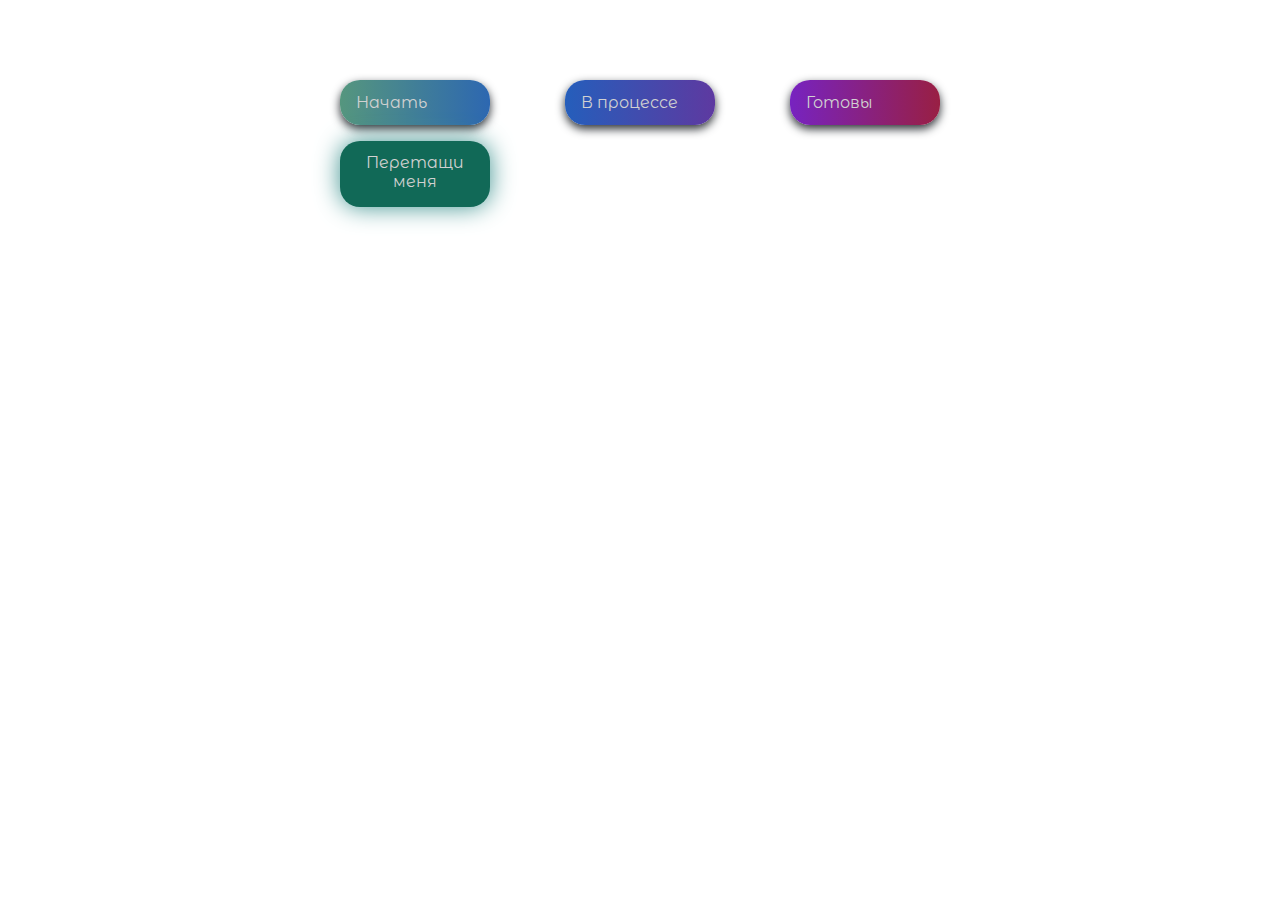
<file: DragAndDrop/index.html>
<!DOCTYPE html>
<html lang="en">
<head>
    <meta charset="UTF-8">
    <meta name="viewport" content="width=device-width, initial-scale=1.0">
    <title>Drag & Drop</title>
    <link rel="stylesheet" href="styles.css">
</head>
<body>
    <div>
        <div class="row">
            <div class="col-header start">Начать</div>
            <div class="col-header progress">В процессе</div>
            <div class="col-header done">Готовы</div>
        </div>
        <div class="row">
            <div class="placeholder">
                <div class="item" draggable="true">Перетащи меня</div>
            </div>
            <div class="placeholder"></div>
            <div class="placeholder"></div>
        </div>
    </div>
    <script src="app.js"></script>
</body>
</html>
</file>
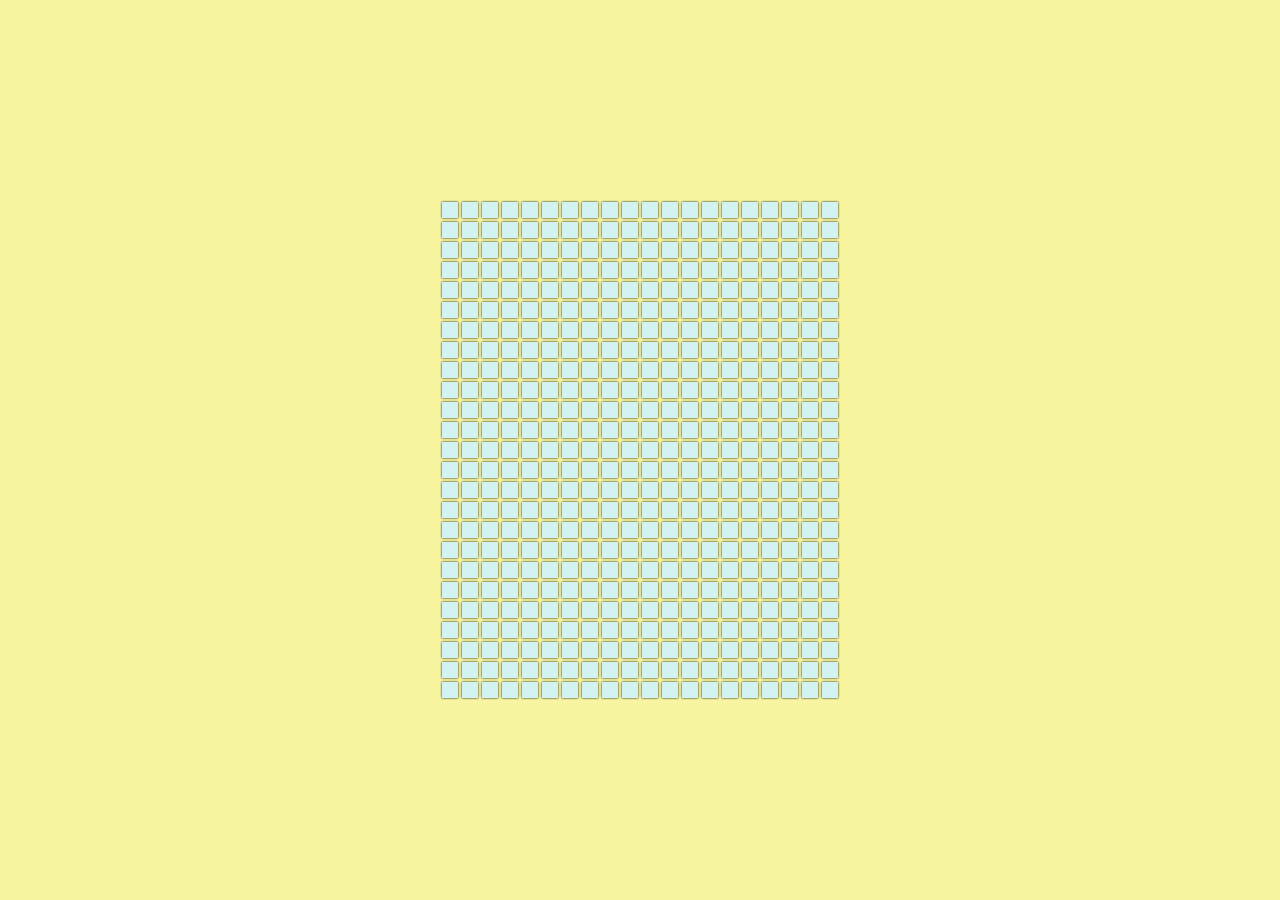
<file: MiniGame/index.html>
<!DOCTYPE html>
<html lang="en">
<head>
    <meta charset="UTF-8">
    <meta name="viewport" content="width=device-width, initial-scale=1.0">
    <link rel="stylesheet" href="styles.css">
    <title>Mini-Game | Project 4</title>
</head>
<body>
    <div class="container" id="board"></div>
    <script src="app.js"></script>
</body>
</html>
</file>
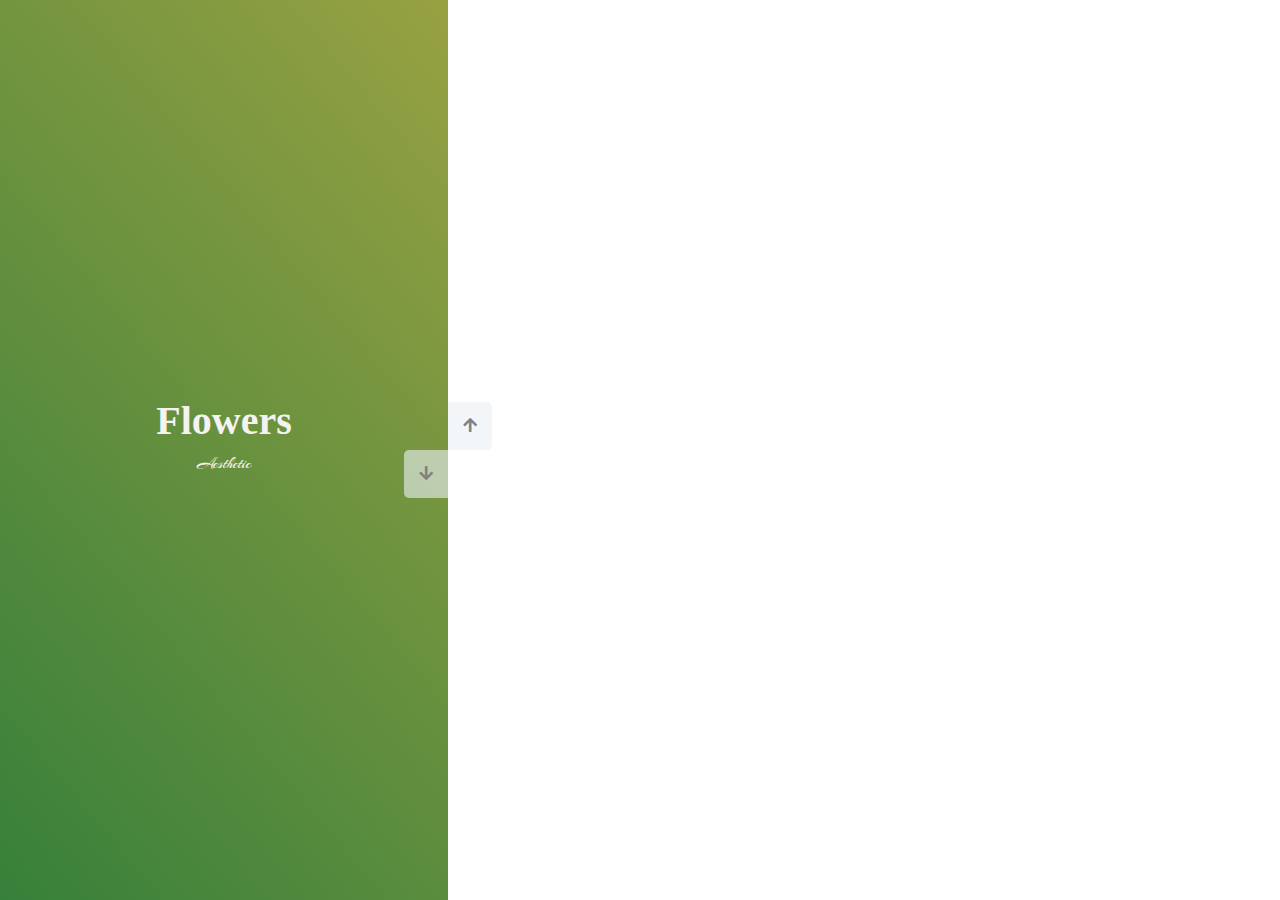
<file: ScrollGallery/index.html>
<!DOCTYPE html>
<html lang="en">
<head>
    <meta charset="UTF-8">
    <meta name="viewport" content="width=device-width, initial-scale=1.0">
    <link rel="stylesheet" href="https://cdnjs.cloudflare.com/ajax/libs/font-awesome/5.15.1/css/all.min.css">
    <title>Slider | Project 3</title>
    <link rel="stylesheet" href="style.css">
</head>
<body>
    <div class="container">
        <div class="sidebar">
            <div style="background: linear-gradient(229.99deg, rgb(54, 51, 6) -26%, rgb(89, 51, 11) 145%);">
                <h1>Coffee</h1>
                <p>Aesthetic</p>
            </div>
            <div style="background: linear-gradient(229.99deg, rgb(148, 80, 99) -26%, rgb(113, 44, 19) 145%);">
                <h1>Life</h1>
                <p>Aesthetic</p>
            </div>
            <div style="background: linear-gradient(229.99deg, rgb(23, 114, 112) -26%, rgb(27, 101, 141) 145%);">
                <h1>Sea</h1>
                <p>Aesthetic</p>
            </div>
            <div style="background: linear-gradient(229.99deg, rgb(177, 170, 68) -26%, rgb(11, 113, 55) 145%);">
                <h1>Flowers</h1>
                <p>Aesthetic</p>
            </div>
        </div>
        <div class="main-slide">
            <div style="background-image: url('https://wallpaperaccess.com/full/725562.jpg');"></div>
            <div style="background-image: url('https://wallpaperaccess.com/full/917946.jpg');"></div>
            <div style="background-image: url('https://wallpaperaccess.com/full/698312.jpg');"></div>
            <div style="background-image: url('https://wallpaperaccess.com/full/1425485.jpg');"></div>
        </div>
        <div class="controls">
            <button class="down-button">
                <i class="fas fa-arrow-down"></i>
            </button>
            <button class="up-button">
                <i class="fas fa-arrow-up"></i>
            </button>
        </div>
    </div>
    <script src="app.js"></script>
</body>
</html>
</file>
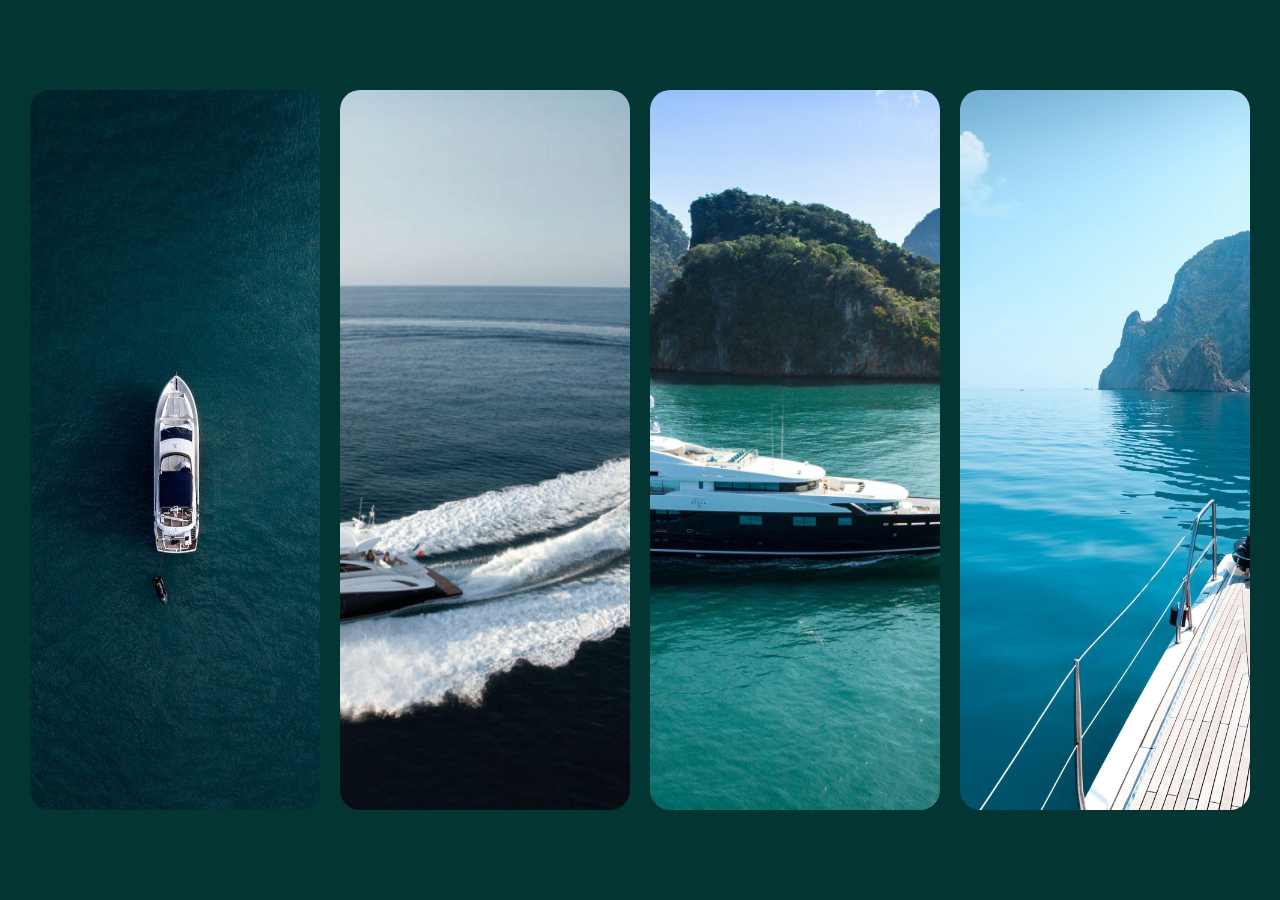
<file: SIideGalley/index.html>
<!DOCTYPE html>
<html lang="en">
<head>
    <meta charset="UTF-8">
    <meta name="viewport" content="width=device-width, initial-scale=1.0">
    <title>Carts | Project 1</title>
    <link rel="stylesheet" href="styles.css">
</head>
<body>
    <div class="container">
        <div class="slide" style="background-image: url(yacht1.jpg);">
            <h3>Yacht 1</h3>
        </div>
        <div class="slide" style="background-image: url(yacht2.jpg);">
            <h3>Yacht 2</h3>
        </div>
        <div class="slide" style="background-image: url(yacht3.jpg);">
            <h3>Yacht 3</h3>
        </div>
        <div class="slide" style="background-image: url(yacht4.jpg);">
            <h3>Yacht 4</h3>
        </div>
    </div>
    <script src="app.js"></script>
</body>
</html>
</file>
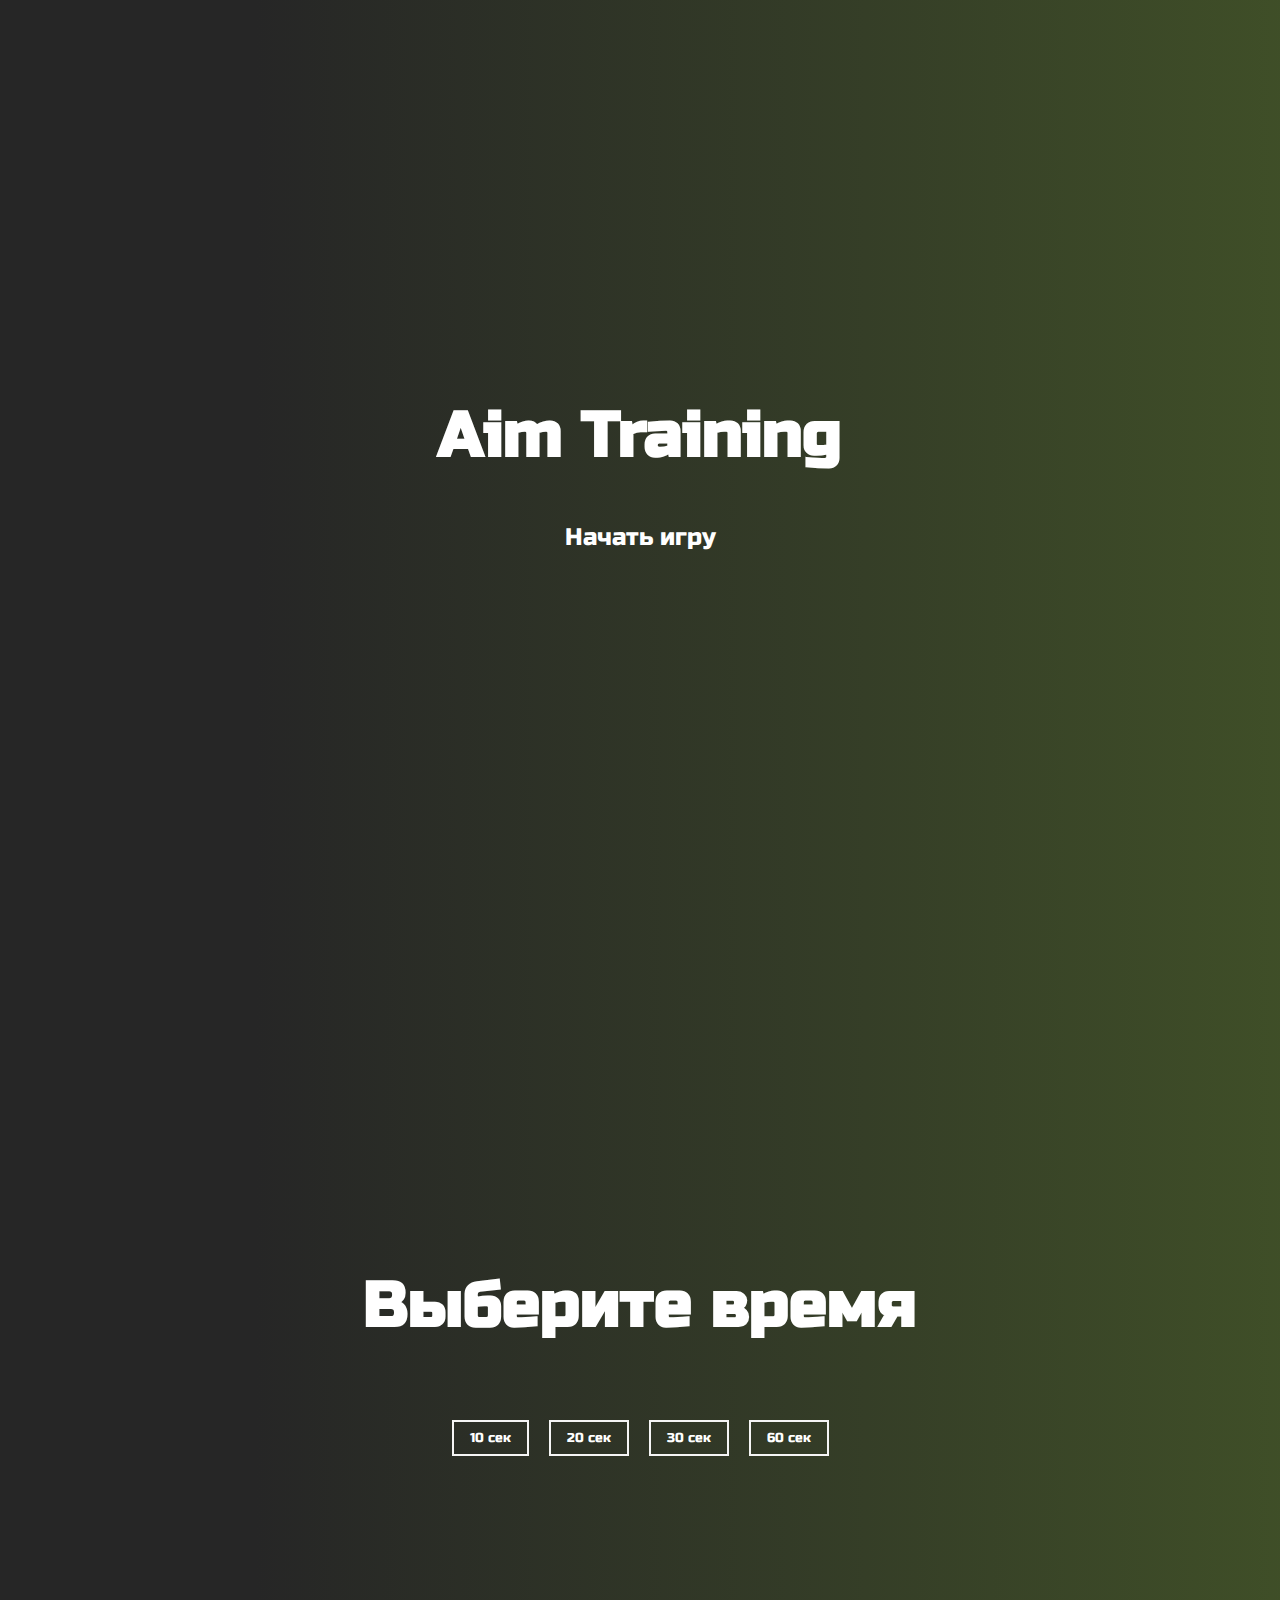
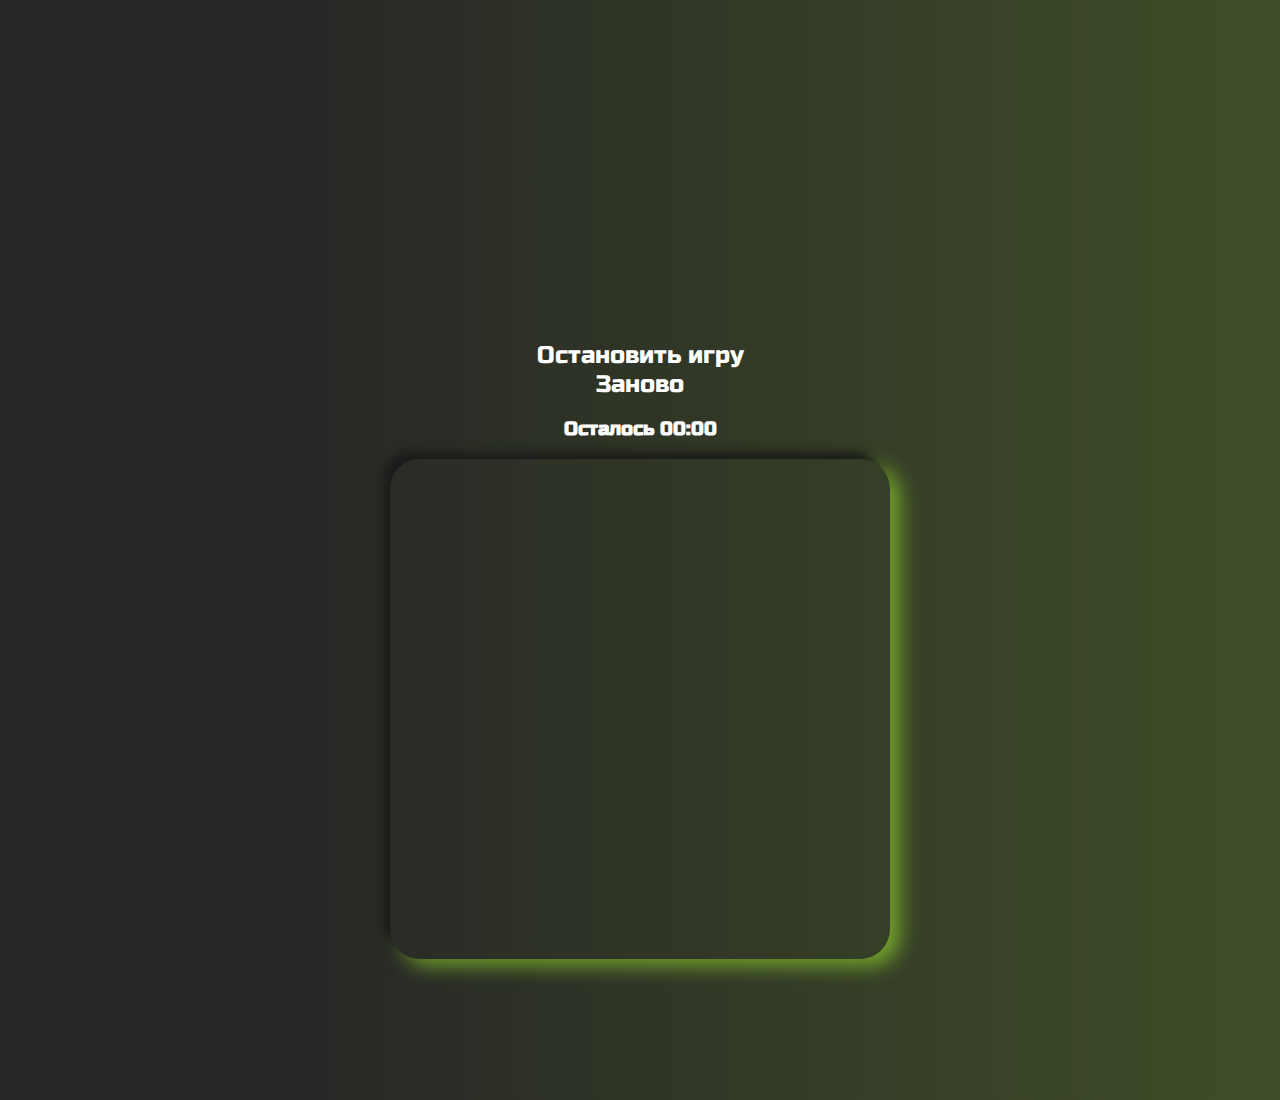
<file: SniperGame/index.html>
<!DOCTYPE html>
<html lang="en">
<head>
    <meta charset="UTF-8">
    <meta name="viewport" content="width=device-width, initial-scale=1.0">
    <title>Aim Training | Project 5</title>
    <link rel="stylesheet" href="styles.css">
</head>
<body>
    <div class="screen">
        <h1>Aim Training</h1>
        <a href="#" class="start" id="start">Начать игру</a>
    </div>
    <div class="end-screen">
        <div class="screen">
            <h1>Выберите время</h1>
            <ul class="time-list" id="time-list">
                <li>
                    <button class="time-button" data-time="10">10 сек</button>
                </li>
                <li>
                    <button class="time-button" data-time="20">20 сек</button>
                </li>
                <li>
                    <button class="time-button" data-time="30">30 сек</button>
                </li>
                <li>
                    <button class="time-button" data-time="60">60 сек</button>
                </li>
            </ul>
        </div>
        
        <div class="screen">
            <a href="#" class="stop-game" id="stop-game">Остановить игру</a>
            <a href="#" class="repeat" id="repeat">Заново</a>
            <h3>Осталось <span id="time">00:00</span></h3>
            <div class="board" id="board"></div>
        </div>
    </div>
    <script src="app.js"></script>
</body>
</html>
</file>
<file: DragAndDrop/styles.css>
@import url('https://fonts.googleapis.com/css2?family=Montserrat+Alternates:wght@100;400;700&display=swap');
* {
    box-sizing: border-box;
}

body {
    background: url(https://wallpaperaccess.com/full/1216895.jpg);
    background-repeat: no-repeat;
    background-size: cover;
    background-attachment: fixed;
    font-family: 'Montserrat Alternates', sans-serif;
    /* background-color: rgb(41, 98, 150); */
    display: flex;
    padding-top: 5rem;
    justify-content: center;
    overflow: hidden;
    margin: 0;
}

.row {
    display: flex;
    width: 600px;
    justify-content: space-between;
    margin-bottom: 1rem;
}

.col-header {
    width: 150px;
    box-shadow: 0px 4px 10px rgb(45, 49, 54);
    border-radius: 20px;
    padding: 0.8rem 1rem;
    color: rgb(209, 209, 209);
}

.item {
    width: 150px;
    height: 66px;
    border: 1px solid rgb(209, 209, 209);
    box-shadow: 0px 0px 25px rgb(63, 147, 144);
    background: rgb(17, 105, 87);
    border-radius: 20px;
    padding: 0.8rem 1rem;
    color: rgb(209, 209, 209);
    text-align: center;
    cursor: grab;
    border: none;
}

.item:active {
    cursor: grabbing;
    box-shadow: 0px 0px 25px rgb(137, 147, 63);
    transition: box-shadow 0.3s;
}

.placeholder {
    width: 150px;
    height: 66px;
    transition: 0.3s;
    border-radius: 20px;
}

.start {
    background: linear-gradient(90deg, rgb(85, 150, 126) 0%, rgb(37, 94, 187) 120.25%);
}

.progress {
    background: linear-gradient(90deg, rgb(37, 94, 187) 0%, rgb(139, 28, 139) 180%);
}

.done {
    background: linear-gradient(90deg, rgb(119, 35, 192) 0%, rgb(163, 30, 30) 130%);
}

.hold {
    box-shadow: 0px 0px 25px rgb(137, 147, 63);

}

.hide {
    display: none;
}

.hovered {
    /* border-top: 2px solid violet; */
    box-shadow: 0px 0px 25px #95f1df2d;
    background-color: #95f1df1d;
    transform: scale(1.05);
}
</file>
<file: MiniGame/styles.css>
* {
    box-sizing: border-box;
}

body {
    background-color: rgb(247, 245, 160);
    display: flex;
    align-items: center;
    justify-content: center;
    height: 100vh;
    overflow: hidden;
    margin: 0;
}

.container {
    display: flex;
    justify-content: center;
    align-items: center;
    flex-wrap: wrap;
    max-width: 400px;

}

.square {
    width: 16px;
    height: 16px;
    background: rgb(211, 242, 242);
    margin: 2px;
    box-shadow: 0 0 2px black;
    transition: 1s ease;
    
}

.square:hover {
    transition-duration: 0s;
}
</file>
<file: ScrollGallery/style.css>
@import url('https://fonts.googleapis.com/css2?family=Arizonia&family=Cormorant+SC:wght@300&display=swap');

* {
    box-sizing: border-box;
    margin: 0;
    padding: 0;
}

body {
    font-family: 'Arizonia', sans-serif;
    height: 100vh;
}

.container {
    position: relative;
    overflow: hidden;
    width: 100vw;
    height: 100vh;
}

.sidebar {
    height: 100%;
    width: 35%;
    position: absolute;
    top: 0;
    left: 0;
    transition: transform 0.5s ease-in-out;
}

.sidebar > div {
    height: 100%;
    width: 100%;
    display: flex;
    flex-direction: column;
    align-items: center;
    justify-content: center;
    color: rgb(245, 242, 242);
}

.sidebar h1 {
    font-size: 40px;
    font-family: 'Cormorant';
    margin-bottom: 10px;
    margin-top: -30px;
}

.main-slide {
    height: 100%;
    position: absolute;
    top: 0;
    left: 35%;
    width: 65%;
    transition: transform 0.5s ease-in-out;
}

.main-slide > div {
    background-repeat: no-repeat;
    background-size: cover;
    background-position: center center;
    height: 100%;
    width: 100%;
}

button {
    background-color: rgba(234, 240, 245, 0.612);
    border: none;
    color: rgb(129, 129, 129);
    cursor: pointer;
    font-size: 16px;
    padding: 15px;
}

button:hover {
    color: rgb(54, 54, 54);
}

button:focus {
    outline: none;
}

.container .controls button {
    position: absolute;
    left: 35%;
    top: 50%;
    z-index: 100;
}

.container .controls .down-button {
    transform: translateX(-100%);
    border-top-left-radius: 5px;
    border-bottom-left-radius: 5px;
}

.container .controls .up-button {
    transform: translateY(-100%);
    border-top-right-radius: 5px;
    border-bottom-right-radius: 5px;
}
</file>
<file: SIideGalley/styles.css>
@import url('https://fonts.googleapis.com/css2?family=Orbitron:wght@400;500;700&display=swap');

* {
    box-sizing: border-box;
}

body {
    font-family: 'Orbitron', Times, serif;
    overflow: hidden;
    margin: 0;
    background: rgb(3, 53, 50);
    height: 100vh;
    display: flex;
    justify-content: center;
    align-items: center;
}

.container {
    width: 100%;
    display: flex;
    padding: 0 20px;
}

.slide {
    height: 80vh;
    border-radius: 20px;
    margin: 10px;
    cursor: pointer;
    color: white;
    flex: 1;
    background-size: cover;
    background-position: center;
    background-repeat: no-repeat;
    position: relative;
    transition: all 500ms ease-in-out;
}

.slide h3 {
    position: absolute;
    font-size: 24px;
    bottom: 20px;
    left: 20px;
    margin: 0;
    opacity: 0;
}

.slide.active {
    flex: 10;
}

.slide.active h3 {
    opacity: 1;
    transition: opacity 0.4s ease-in 0.5s;
}
</file>
<file: SniperGame/styles.css>
@import url('https://fonts.googleapis.com/css2?family=Russo+One&display=swap');
* {
    box-sizing: border-box;
}

body {
    color: white;
    font-family: 'Russo One';
    height: 100vh;
    overflow: hidden;
    margin: 0;
    text-align: center;
    background: rgb(38, 38, 38);
}

a {
    color: white;
    text-decoration: none;
}

a:hover {
    color: greenyellow;
}

.start {
    font-size: 1.5rem;
}

h1 {
    line-height: 1.4;
    font-size: 4rem;
}

.screen {
    display: flex;
    flex-direction: column;
    align-items: center;
    justify-content: center;
    height: 100vh;
    width: 100vw;
    transition: margin 0.5s ease-out;
    background: linear-gradient(90deg, rgb(38, 38, 38) 20%, greenyellow 450%);
}

.screen.up {
    margin-top: -100vh;
}

.time-list {
    display: flex;
    flex-wrap: wrap;
    justify-content: center;
    list-style: none;
    padding: 0;
}

.time-list li {
    margin: 10px;
}

.time-button {
    background-color: transparent;
    border: 2px solid whitesmoke;
    color: white;
    cursor: pointer;
    font-family: inherit;
    padding: .5rem 1rem;
}

.time-button:hover {
    border: 2px solid greenyellow;
    color: greenyellow;
}

.hide {
    opacity: 0;
}

.primary {
    color: greenyellow;
}

.board {
    display: flex;
    justify-content: center;
    align-items: center;
    position: relative;
    width: 500px;
    height: 500px;
    background: linear-gradient(118.38deg, rgb(38, 38, 38) -4.6%, greenyellow, 200.44);
    box-shadow: -8px -8px 10px rgb(28, 27, 27), 10px 7px 20px rgba(172, 255, 47, 0.534);
    border-radius: 30px;
    overflow: hidden;
}

.circle {
    position: absolute;
    border-radius: 50%;
    cursor: pointer;
}

.stop-game, .repeat {
    font-size: 1.5rem;   
}
</file>
